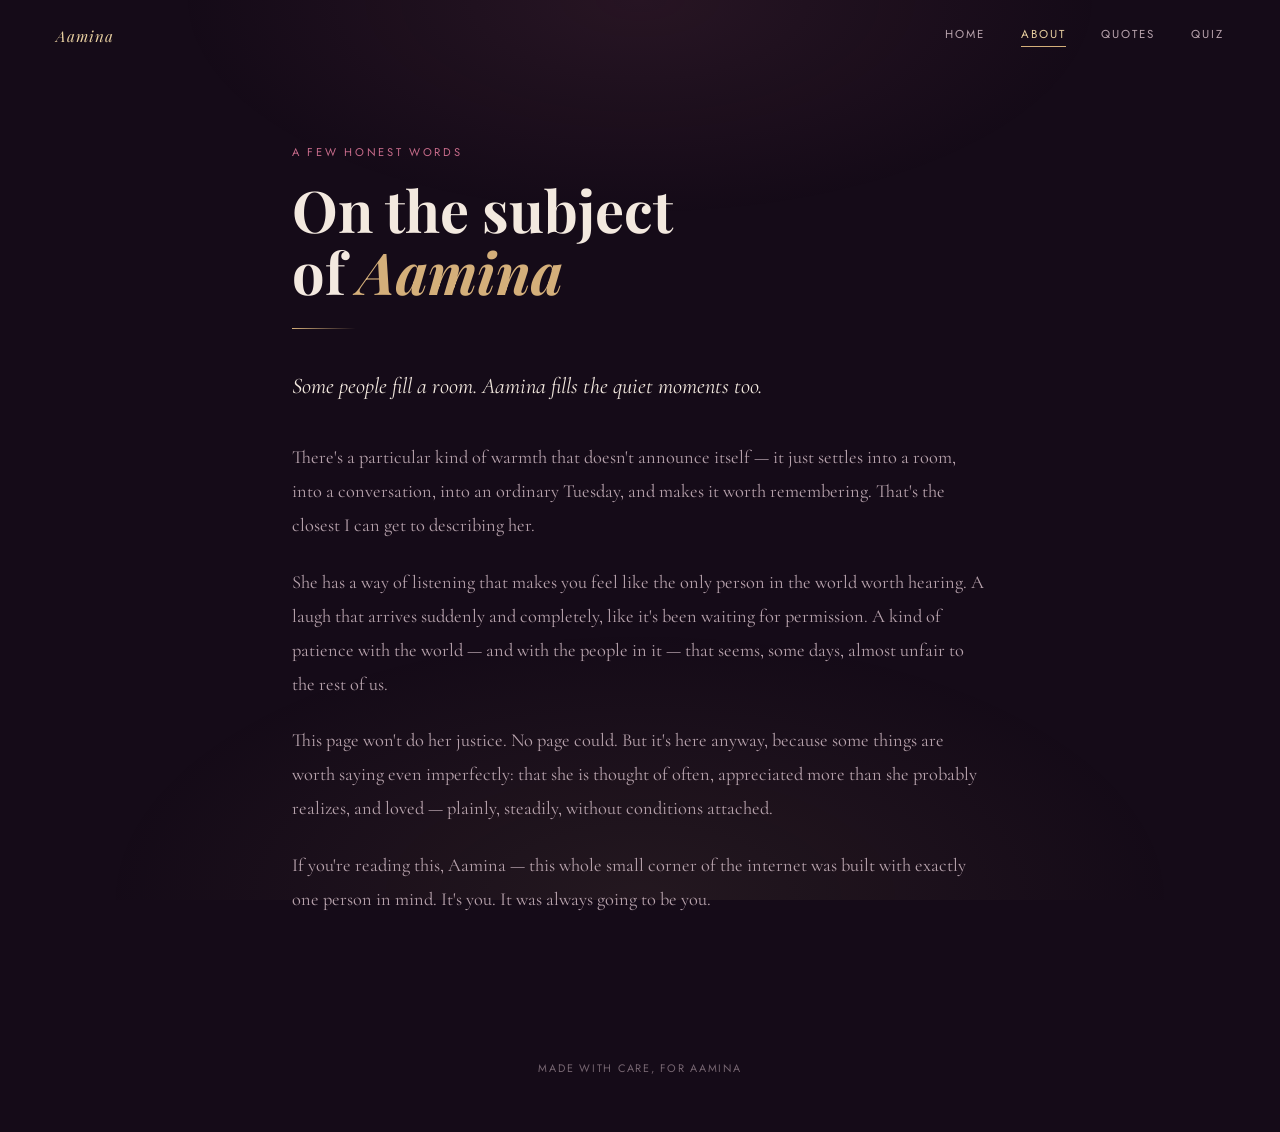
<file: about.html>
<!DOCTYPE html>
<html lang="en">
<head>
<meta charset="UTF-8" />
<meta name="viewport" content="width=device-width, initial-scale=1.0" />
<title>About Aamina</title>
<link rel="preconnect" href="https://fonts.googleapis.com">
<link rel="preconnect" href="https://fonts.gstatic.com" crossorigin>
<link href="https://fonts.googleapis.com/css2?family=Playfair+Display:ital,wght@0,400;0,600;0,700;0,900;1,500;1,600&family=Cormorant+Garamond:ital,wght@0,400;0,500;0,600;1,500&family=Jost:wght@300;400;500&display=swap" rel="stylesheet">
<link rel="stylesheet" href="style.css">
</head>
<body>

<nav class="site-nav">
  <a href="index.html" class="brand">Aamina</a>
  <div class="links">
    <a href="index.html">Home</a>
    <a href="about.html" class="active">About</a>
    <a href="quotes.html">Quotes</a>
    <a href="quiz.html">Quiz</a>
  </div>
</nav>

<main class="page">
  <span class="eyebrow">a few honest words</span>
  <h1 class="page-title">On the subject<br>of <em>Aamina</em></h1>
  <div class="rule"></div>

  <p class="lede">Some people fill a room. Aamina fills the quiet moments too.</p>

  <div class="body-copy">
    <p class="reveal">There's a particular kind of warmth that doesn't announce itself — it just settles into a room, into a conversation, into an ordinary Tuesday, and makes it worth remembering. That's the closest I can get to describing her.</p>

    <p class="reveal">She has a way of listening that makes you feel like the only person in the world worth hearing. A laugh that arrives suddenly and completely, like it's been waiting for permission. A kind of patience with the world — and with the people in it — that seems, some days, almost unfair to the rest of us.</p>

    <p class="reveal">This page won't do her justice. No page could. But it's here anyway, because some things are worth saying even imperfectly: that she is thought of often, appreciated more than she probably realizes, and loved — plainly, steadily, without conditions attached.</p>

    <p class="reveal">If you're reading this, Aamina — this whole small corner of the internet was built with exactly one person in mind. It's you. It was always going to be you.</p>
  </div>
</main>

<footer class="site-footer">made with care, for Aamina</footer>

<script>
  document.querySelectorAll(".reveal").forEach((el, i) => {
    setTimeout(() => el.classList.add("is-visible"), 550 + i * 180);
  });
</script>
</body>
</html>
</file>
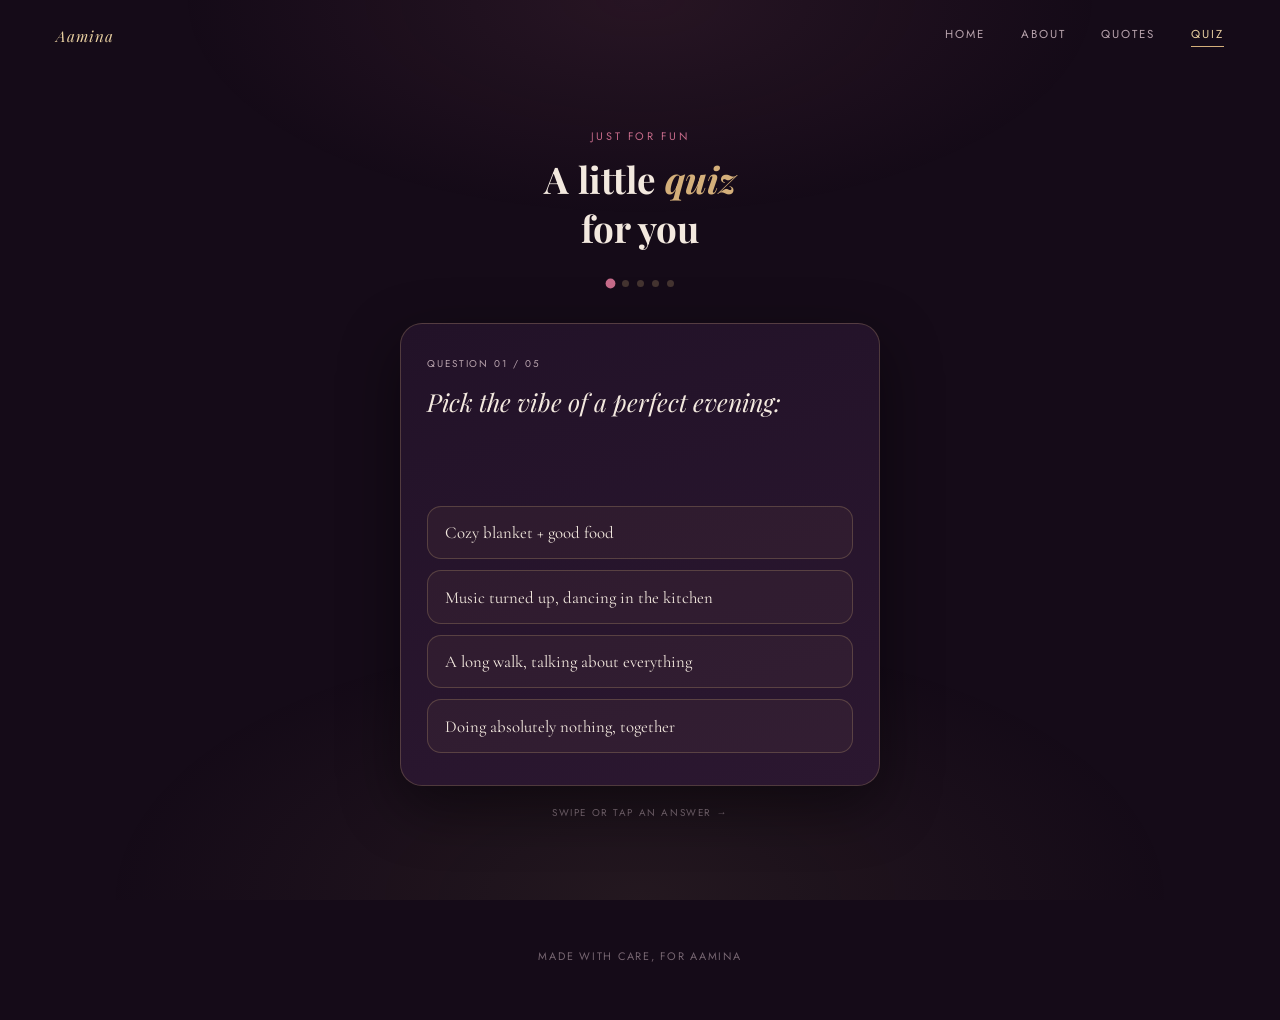
<file: quiz.html>
<!DOCTYPE html>
<html lang="en">
<head>
<meta charset="UTF-8" />
<meta name="viewport" content="width=device-width, initial-scale=1.0, viewport-fit=cover" />
<title>A little quiz — for Aamina</title>
<link rel="preconnect" href="https://fonts.googleapis.com">
<link rel="preconnect" href="https://fonts.gstatic.com" crossorigin>
<link href="https://fonts.googleapis.com/css2?family=Playfair+Display:ital,wght@0,400;0,600;0,700;0,900;1,500;1,600&family=Cormorant+Garamond:ital,wght@0,400;0,500;0,600;1,500&family=Jost:wght@300;400;500&display=swap" rel="stylesheet">
<link rel="stylesheet" href="style.css">
<style>
  .quiz-shell {
    position: relative;
    z-index: 1;
    max-width: 520px;
    margin: 0 auto;
    padding: clamp(6.5rem, 12vw, 8rem) 1.25rem 5rem;
    min-height: 100svh;
    display: flex;
    flex-direction: column;
  }

  .quiz-eyebrow {
    font-family: var(--font-utility);
    font-size: 0.68rem;
    letter-spacing: 0.24em;
    text-transform: uppercase;
    color: var(--accent-rose);
    text-align: center;
    margin-bottom: 0.6rem;
  }

  .quiz-heading {
    font-family: var(--font-display);
    font-weight: 700;
    font-size: clamp(1.7rem, 6vw, 2.3rem);
    text-align: center;
    margin-bottom: 1.8rem;
  }
  .quiz-heading em { color: var(--accent-gold); font-style: italic; }

  /* ---- progress dots ---- */
  .progress {
    display: flex;
    justify-content: center;
    gap: 0.5rem;
    margin-bottom: 2.2rem;
  }
  .progress .dot {
    width: 7px;
    height: 7px;
    border-radius: 50%;
    background: var(--rule);
    transition: background 0.35s ease, transform 0.35s ease;
  }
  .progress .dot.done { background: var(--accent-gold); }
  .progress .dot.current { background: var(--accent-rose); transform: scale(1.4); }

  /* ---- card stage ---- */
  .stage {
    position: relative;
    flex: 1;
    min-height: 340px;
    touch-action: pan-y;
  }

  .card {
    position: absolute;
    inset: 0;
    background: linear-gradient(165deg, var(--bg-panel), var(--bg-panel-soft));
    border: 1px solid var(--rule);
    border-radius: 22px;
    padding: 2rem 1.6rem;
    display: flex;
    flex-direction: column;
    box-shadow: 0 20px 60px rgba(0,0,0,0.45);
    opacity: 0;
    transform: translateX(40px) scale(0.97);
    pointer-events: none;
    transition: opacity 0.5s ease, transform 0.5s cubic-bezier(.22,.61,.36,1);
  }
  .card.active {
    opacity: 1;
    transform: translateX(0) scale(1);
    pointer-events: auto;
  }
  .card.exit-left {
    opacity: 0;
    transform: translateX(-50px) scale(0.97);
  }

  .card .q-label {
    font-family: var(--font-utility);
    font-size: 0.62rem;
    letter-spacing: 0.2em;
    text-transform: uppercase;
    color: var(--text-muted);
    margin-bottom: 0.9rem;
  }

  .card .q-text {
    font-family: var(--font-display);
    font-style: italic;
    font-size: clamp(1.25rem, 5vw, 1.55rem);
    line-height: 1.4;
    color: var(--text-cream);
    margin-bottom: 1.6rem;
  }

  .options {
    display: flex;
    flex-direction: column;
    gap: 0.7rem;
    margin-top: auto;
  }

  .option {
    font-family: var(--font-body);
    font-size: 1.05rem;
    text-align: left;
    color: var(--text-cream);
    background: rgba(212, 175, 122, 0.05);
    border: 1px solid var(--rule);
    border-radius: 14px;
    padding: 0.95rem 1.1rem;
    cursor: pointer;
    transition: border-color 0.25s ease, background 0.25s ease, transform 0.15s ease;
    -webkit-tap-highlight-color: transparent;
  }
  .option:hover { border-color: var(--accent-gold); background: rgba(212, 175, 122, 0.1); }
  .option:active { transform: scale(0.98); }
  .option.picked {
    border-color: var(--accent-gold);
    background: linear-gradient(135deg, rgba(212,175,122,0.22), rgba(199,107,138,0.18));
  }

  .swipe-hint {
    text-align: center;
    font-family: var(--font-utility);
    font-size: 0.62rem;
    letter-spacing: 0.16em;
    text-transform: uppercase;
    color: var(--text-muted);
    opacity: 0.5;
    margin-top: 1.2rem;
  }

  /* ---- result ---- */
  .result {
    position: absolute;
    inset: 0;
    display: flex;
    flex-direction: column;
    align-items: center;
    justify-content: center;
    text-align: center;
    opacity: 0;
    transform: translateY(14px);
    pointer-events: none;
    transition: opacity 0.8s ease, transform 0.8s ease;
  }
  .result.show { opacity: 1; transform: translateY(0); pointer-events: auto; }

  .result .score-ring {
    width: 132px;
    height: 132px;
    border-radius: 50%;
    display: flex;
    align-items: center;
    justify-content: center;
    margin: 0 auto 1.6rem;
    background: conic-gradient(var(--accent-gold) 0turn, var(--accent-gold) var(--score, 1turn), rgba(255,255,255,0.06) var(--score, 1turn));
    position: relative;
  }
  .result .score-ring::before {
    content: "";
    position: absolute;
    inset: 8px;
    border-radius: 50%;
    background: var(--bg-deep);
  }
  .result .score-num {
    position: relative;
    font-family: var(--font-display);
    font-weight: 900;
    font-size: 1.9rem;
    color: var(--accent-gold-soft);
  }

  .result .result-title {
    font-family: var(--font-display);
    font-size: clamp(1.6rem, 6vw, 2.1rem);
    color: var(--text-cream);
    margin-bottom: 0.8rem;
  }
  .result .result-title em { color: var(--accent-rose); font-style: italic; }

  .result .result-copy {
    font-size: 1.1rem;
    line-height: 1.7;
    color: var(--text-muted);
    max-width: 380px;
    margin-bottom: 2rem;
  }

  /* confetti canvas layer */
  #confetti-canvas {
    position: fixed;
    inset: 0;
    z-index: 0;
    pointer-events: none;
  }

  @media (prefers-reduced-motion: reduce) {
    .card, .result { transition: none; }
  }
</style>
</head>
<body>

<canvas id="confetti-canvas" aria-hidden="true"></canvas>

<nav class="site-nav">
  <a href="index.html" class="brand">Aamina</a>
  <div class="links">
    <a href="index.html">Home</a>
    <a href="about.html">About</a>
    <a href="quotes.html">Quotes</a>
    <a href="quiz.html" class="active">Quiz</a>
  </div>
</nav>

<main class="quiz-shell">
  <div class="quiz-eyebrow">just for fun</div>
  <h1 class="quiz-heading">A little <em>quiz</em><br>for you</h1>

  <div class="progress" id="progress"></div>

  <div class="stage" id="stage">
    <!-- cards injected by JS -->
    <div class="result" id="result">
      <div class="score-ring" id="scoreRing"><span class="score-num" id="scoreNum">100%</span></div>
      <div class="result-title">Verdict: <em>utterly wonderful</em></div>
      <p class="result-copy" id="resultCopy"></p>
      <a class="btn primary" href="about.html" style="display:inline-block;">Read her story →</a>
    </div>
  </div>

  <div class="swipe-hint" id="swipeHint">swipe or tap an answer →</div>
</main>

<footer class="site-footer">made with care, for Aamina</footer>

<script>
(function () {
  const QUESTIONS = [
    {
      label: "Question 01",
      text: "Pick the vibe of a perfect evening:",
      options: ["Cozy blanket + good food", "Music turned up, dancing in the kitchen", "A long walk, talking about everything", "Doing absolutely nothing, together"]
    },
    {
      label: "Question 02",
      text: "Best kind of surprise?",
      options: ["A handwritten note", "Your favorite snack, just because", "An unplanned adventure", "Someone remembering the small stuff"]
    },
    {
      label: "Question 03",
      text: "How do you like to be appreciated?",
      options: ["Words, said plainly", "Time, given fully", "Little thoughtful gestures", "All of it, honestly"]
    },
    {
      label: "Question 04",
      text: "Pick a season that feels like you:",
      options: ["Golden autumn light", "Bright, warm summer", "Quiet, snowy winter", "Fresh spring mornings"]
    },
    {
      label: "Question 05",
      text: "Last one — what matters most?",
      options: ["Being understood", "Being laughed with", "Being chosen, again and again", "All three, always"]
    }
  ];

  const stage = document.getElementById("stage");
  const progressEl = document.getElementById("progress");
  const resultEl = document.getElementById("result");
  const swipeHint = document.getElementById("swipeHint");
  const resultCopy = document.getElementById("resultCopy");
  const scoreRing = document.getElementById("scoreRing");

  let current = 0;
  const cards = [];

  // build progress dots
  QUESTIONS.forEach((_, i) => {
    const d = document.createElement("div");
    d.className = "dot" + (i === 0 ? " current" : "");
    progressEl.appendChild(d);
  });

  // build cards
  QUESTIONS.forEach((q, i) => {
    const card = document.createElement("div");
    card.className = "card" + (i === 0 ? " active" : "");
    card.innerHTML = `
      <div class="q-label">${q.label} / ${String(QUESTIONS.length).padStart(2, "0")}</div>
      <div class="q-text">${q.text}</div>
      <div class="options">
        ${q.options.map((o, oi) => `<button type="button" class="option" data-idx="${oi}">${o}</button>`).join("")}
      </div>
    `;
    stage.insertBefore(card, resultEl);
    cards.push(card);

    card.querySelectorAll(".option").forEach(btn => {
      btn.addEventListener("click", () => selectOption(card, btn, i));
    });

    // basic touch swipe support
    let startX = null;
    card.addEventListener("touchstart", e => { startX = e.touches[0].clientX; }, { passive: true });
    card.addEventListener("touchend", e => {
      if (startX === null) return;
      const dx = e.changedTouches[0].clientX - startX;
      if (Math.abs(dx) > 60 && card.querySelector(".option.picked")) {
        advance(i);
      }
      startX = null;
    }, { passive: true });
  });

  function selectOption(card, btn, idx) {
    card.querySelectorAll(".option").forEach(o => o.classList.remove("picked"));
    btn.classList.add("picked");
    setTimeout(() => advance(idx), 380);
  }

  function advance(idx) {
    const dots = progressEl.querySelectorAll(".dot");
    dots[idx].classList.remove("current");
    dots[idx].classList.add("done");

    cards[idx].classList.add("exit-left");
    cards[idx].classList.remove("active");

    if (idx + 1 < cards.length) {
      dots[idx + 1].classList.add("current");
      cards[idx + 1].classList.add("active");
      current = idx + 1;
    } else {
      swipeHint.style.display = "none";
      showResult();
    }
  }

  function showResult() {
    const messages = [
      "Every answer just confirmed it: you know exactly what you value, and you're not shy about it. That's rare — and it's one of the most attractive things about you.",
      "Turns out the quiz was never really about scoring anything. It was just an excuse to say this: you make ordinary things feel a little more golden.",
      "There's no wrong answer here, because the real point was always you — however you showed up to it."
    ];
    resultCopy.textContent = messages[Math.floor(Math.random() * messages.length)];
    resultEl.classList.add("show");
    scoreRing.style.setProperty("--score", "1turn");
    launchConfetti();
  }

  /* ---------- lightweight confetti burst ---------- */
  function launchConfetti() {
    const canvas = document.getElementById("confetti-canvas");
    if (!canvas || window.matchMedia("(prefers-reduced-motion: reduce)").matches) return;
    const ctx = canvas.getContext("2d");
    const dpr = Math.min(window.devicePixelRatio || 1, 2);
    function resize() {
      canvas.width = window.innerWidth * dpr;
      canvas.height = window.innerHeight * dpr;
      canvas.style.width = window.innerWidth + "px";
      canvas.style.height = window.innerHeight + "px";
      ctx.setTransform(dpr, 0, 0, dpr, 0, 0);
    }
    resize();
    window.addEventListener("resize", resize);

    const colors = ["#d4af7a", "#e8cfa0", "#c76b8a", "#f3e9df"];
    const count = window.innerWidth < 640 ? 70 : 130;
    const particles = Array.from({ length: count }, () => ({
      x: window.innerWidth / 2 + (Math.random() - 0.5) * 60,
      y: window.innerHeight * 0.32,
      vx: (Math.random() - 0.5) * 9,
      vy: -Math.random() * 9 - 3,
      size: 3 + Math.random() * 4,
      color: colors[Math.floor(Math.random() * colors.length)],
      rot: Math.random() * Math.PI,
      vr: (Math.random() - 0.5) * 0.3,
      life: 1
    }));

    let raf;
    const gravity = 0.22;
    function tick() {
      ctx.clearRect(0, 0, window.innerWidth, window.innerHeight);
      let alive = false;
      particles.forEach(p => {
        p.vy += gravity;
        p.x += p.vx;
        p.y += p.vy;
        p.rot += p.vr;
        p.life -= 0.006;
        if (p.life > 0) {
          alive = true;
          ctx.save();
          ctx.globalAlpha = Math.max(p.life, 0);
          ctx.translate(p.x, p.y);
          ctx.rotate(p.rot);
          ctx.fillStyle = p.color;
          ctx.fillRect(-p.size / 2, -p.size / 2, p.size, p.size * 0.6);
          ctx.restore();
        }
      });
      if (alive) raf = requestAnimationFrame(tick);
      else ctx.clearRect(0, 0, window.innerWidth, window.innerHeight);
    }
    tick();
  }
})();
</script>
</body>
</html>
</file>
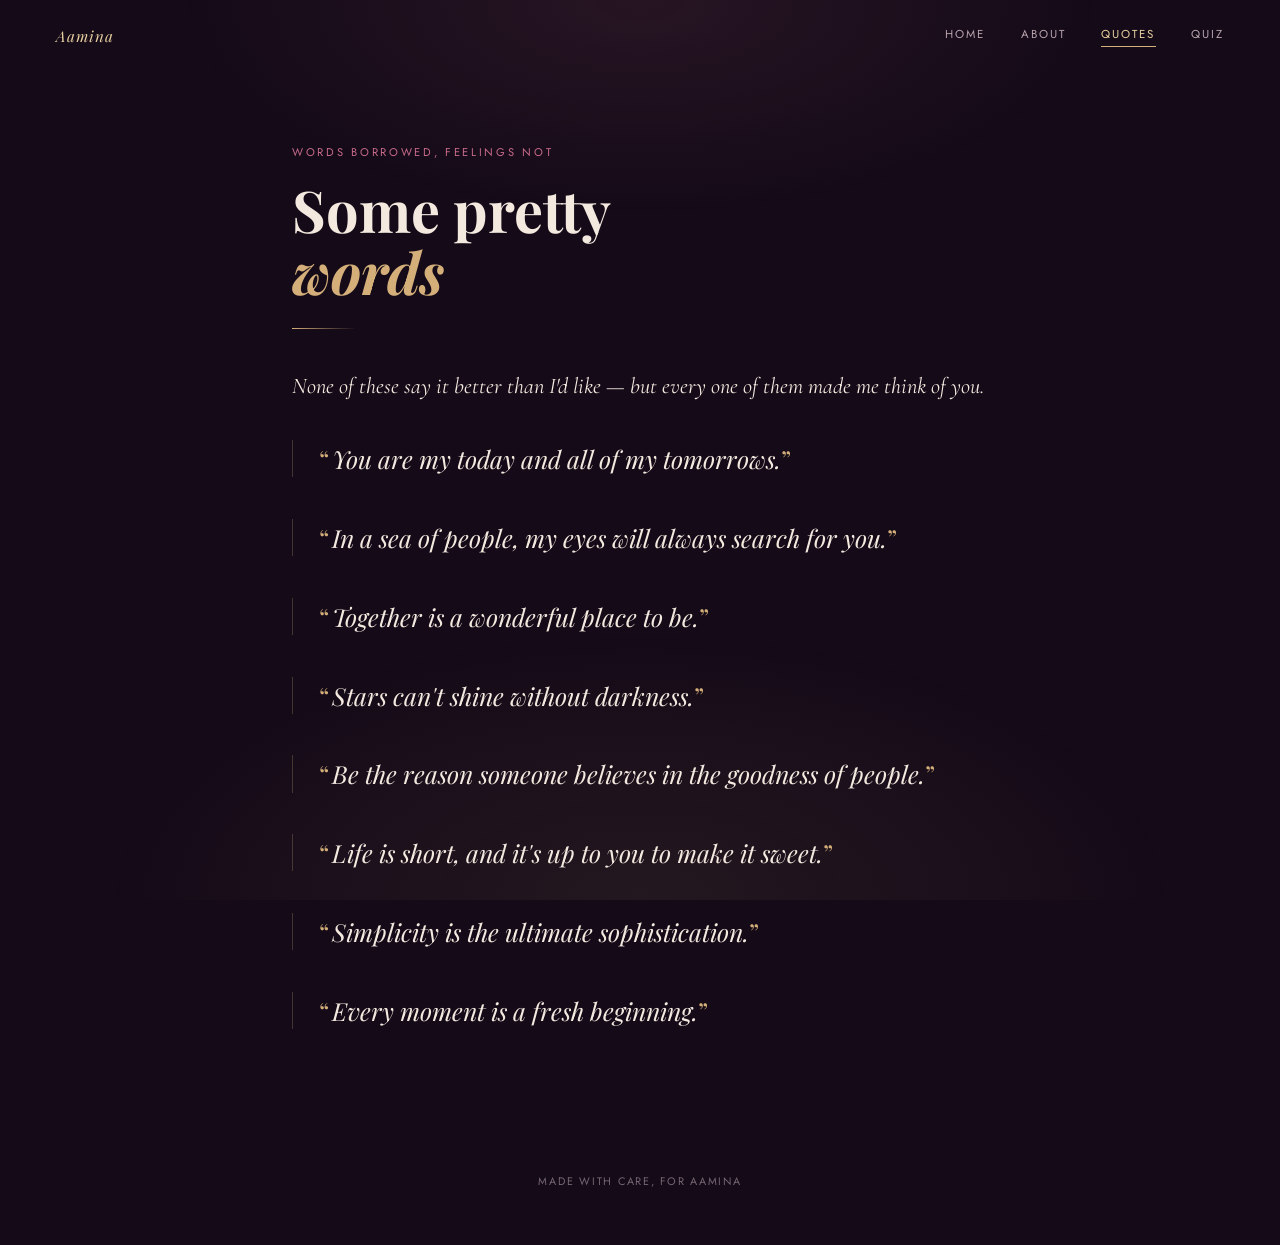
<file: quotes.html>
<!DOCTYPE html>
<html lang="en">
<head>
<meta charset="UTF-8" />
<meta name="viewport" content="width=device-width, initial-scale=1.0" />
<title>Quotes for Aamina</title>
<link rel="preconnect" href="https://fonts.googleapis.com">
<link rel="preconnect" href="https://fonts.gstatic.com" crossorigin>
<link href="https://fonts.googleapis.com/css2?family=Playfair+Display:ital,wght@0,400;0,600;0,700;0,900;1,500;1,600&family=Cormorant+Garamond:ital,wght@0,400;0,500;0,600;1,500&family=Jost:wght@300;400;500&display=swap" rel="stylesheet">
<link rel="stylesheet" href="style.css">
</head>
<body>

<nav class="site-nav">
  <a href="index.html" class="brand">Aamina</a>
  <div class="links">
    <a href="index.html">Home</a>
    <a href="about.html">About</a>
    <a href="quotes.html" class="active">Quotes</a>
    <a href="quiz.html">Quiz</a>
  </div>
</nav>

<main class="page">
  <span class="eyebrow">words borrowed, feelings not</span>
  <h1 class="page-title">Some pretty<br><em>words</em></h1>
  <div class="rule"></div>
  <p class="lede">None of these say it better than I'd like — but every one of them made me think of you.</p>

  <ul class="quote-list">
    <li class="quote-item reveal">
      <blockquote><span class="quote-mark">&ldquo;</span>You are my today and all of my tomorrows.<span class="quote-mark">&rdquo;</span></blockquote>
    </li>
    <li class="quote-item reveal">
      <blockquote><span class="quote-mark">&ldquo;</span>In a sea of people, my eyes will always search for you.<span class="quote-mark">&rdquo;</span></blockquote>
    </li>
    <li class="quote-item reveal">
      <blockquote><span class="quote-mark">&ldquo;</span>Together is a wonderful place to be.<span class="quote-mark">&rdquo;</span></blockquote>
    </li>
    <li class="quote-item reveal">
      <blockquote><span class="quote-mark">&ldquo;</span>Stars can't shine without darkness.<span class="quote-mark">&rdquo;</span></blockquote>
    </li>
    <li class="quote-item reveal">
      <blockquote><span class="quote-mark">&ldquo;</span>Be the reason someone believes in the goodness of people.<span class="quote-mark">&rdquo;</span></blockquote>
    </li>
    <li class="quote-item reveal">
      <blockquote><span class="quote-mark">&ldquo;</span>Life is short, and it's up to you to make it sweet.<span class="quote-mark">&rdquo;</span></blockquote>
    </li>
    <li class="quote-item reveal">
      <blockquote><span class="quote-mark">&ldquo;</span>Simplicity is the ultimate sophistication.<span class="quote-mark">&rdquo;</span></blockquote>
    </li>
    <li class="quote-item reveal">
      <blockquote><span class="quote-mark">&ldquo;</span>Every moment is a fresh beginning.<span class="quote-mark">&rdquo;</span></blockquote>
    </li>
  </ul>
</main>

<footer class="site-footer">made with care, for Aamina</footer>

<script>
  document.querySelectorAll(".reveal").forEach((el, i) => {
    setTimeout(() => el.classList.add("is-visible"), 500 + i * 150);
  });
</script>
</body>
</html>
</file>
<file: style.css>
/* ===================================================================
   For Aamina — shared design tokens
   Palette: midnight plum + candlelight gold + dusk rose
=================================================================== */

:root {
  --bg-deep: #150b18;
  --bg-panel: #221228;
  --bg-panel-soft: #2b1730;
  --accent-gold: #d4af7a;
  --accent-gold-soft: #e8cfa0;
  --accent-rose: #c76b8a;
  --text-cream: #f3e9df;
  --text-muted: #b8a3ad;
  --rule: rgba(212, 175, 122, 0.25);

  --font-display: "Playfair Display", "Iowan Old Style", serif;
  --font-body: "Cormorant Garamond", "Georgia", serif;
  --font-utility: "Jost", "Helvetica Neue", sans-serif;
}

* {
  margin: 0;
  padding: 0;
  box-sizing: border-box;
}

html {
  scroll-behavior: smooth;
}

body {
  background: var(--bg-deep);
  color: var(--text-cream);
  font-family: var(--font-body);
  min-height: 100vh;
  overflow-x: hidden;
  position: relative;
}

/* subtle vignette + grain-ish glow backdrop, shared by all pages */
body::before {
  content: "";
  position: fixed;
  inset: 0;
  z-index: 0;
  pointer-events: none;
  background:
    radial-gradient(ellipse 60% 40% at 50% 0%, rgba(199, 107, 138, 0.10), transparent 60%),
    radial-gradient(ellipse 70% 50% at 50% 100%, rgba(212, 175, 122, 0.08), transparent 60%);
}

a {
  color: inherit;
  text-decoration: none;
}

/* ---------- Nav ---------- */
.site-nav {
  position: fixed;
  top: 0;
  left: 0;
  right: 0;
  z-index: 40;
  display: flex;
  align-items: center;
  justify-content: space-between;
  padding: 1.6rem clamp(1.25rem, 5vw, 3.5rem);
  font-family: var(--font-utility);
  font-size: 0.72rem;
  letter-spacing: 0.18em;
  text-transform: uppercase;
  mix-blend-mode: normal;
}

.site-nav .brand {
  color: var(--accent-gold-soft);
  font-family: var(--font-display);
  font-size: 0.95rem;
  letter-spacing: 0.06em;
  text-transform: none;
  font-style: italic;
}

.site-nav .links {
  display: flex;
  gap: clamp(1rem, 3vw, 2.2rem);
}

.site-nav .links a {
  color: var(--text-muted);
  position: relative;
  padding-bottom: 0.35rem;
  transition: color 0.35s ease;
}

.site-nav .links a::after {
  content: "";
  position: absolute;
  left: 0;
  bottom: 0;
  width: 0%;
  height: 1px;
  background: var(--accent-gold);
  transition: width 0.35s ease;
}

.site-nav .links a:hover,
.site-nav .links a.active {
  color: var(--accent-gold-soft);
}

.site-nav .links a:hover::after,
.site-nav .links a.active::after {
  width: 100%;
}

/* ---------- Generic page shell (About / Quotes) ---------- */
.page {
  position: relative;
  z-index: 1;
  max-width: 760px;
  margin: 0 auto;
  padding: clamp(7rem, 14vw, 9rem) clamp(1.5rem, 6vw, 2rem) 6rem;
}

.eyebrow {
  font-family: var(--font-utility);
  font-size: 0.7rem;
  letter-spacing: 0.24em;
  text-transform: uppercase;
  color: var(--accent-rose);
  display: block;
  margin-bottom: 1.1rem;
  opacity: 0;
  animation: rise 0.9s ease forwards;
  animation-delay: 0.1s;
}

h1.page-title {
  font-family: var(--font-display);
  font-weight: 700;
  font-size: clamp(2.4rem, 6vw, 3.6rem);
  line-height: 1.08;
  color: var(--text-cream);
  margin-bottom: 1.6rem;
  opacity: 0;
  animation: rise 0.9s ease forwards;
  animation-delay: 0.22s;
}

h1.page-title em {
  color: var(--accent-gold);
  font-style: italic;
}

.rule {
  width: 64px;
  height: 1px;
  background: linear-gradient(90deg, var(--accent-gold), transparent);
  margin: 0 0 2.4rem;
  opacity: 0;
  animation: rise 0.9s ease forwards;
  animation-delay: 0.34s;
}

.lede {
  font-size: clamp(1.15rem, 2.4vw, 1.4rem);
  line-height: 1.7;
  color: var(--text-cream);
  font-style: italic;
  margin-bottom: 2.2rem;
  opacity: 0;
  animation: rise 0.9s ease forwards;
  animation-delay: 0.46s;
}

.body-copy p {
  font-size: 1.15rem;
  line-height: 1.85;
  color: var(--text-muted);
  margin-bottom: 1.4rem;
}

.body-copy p:last-child {
  margin-bottom: 0;
}

.reveal {
  opacity: 0;
  transform: translateY(18px);
  transition: opacity 0.9s ease, transform 0.9s ease;
}

.reveal.is-visible {
  opacity: 1;
  transform: translateY(0);
}

@keyframes rise {
  from { opacity: 0; transform: translateY(14px); }
  to { opacity: 1; transform: translateY(0); }
}

/* ---------- Footer ---------- */
.site-footer {
  position: relative;
  z-index: 1;
  text-align: center;
  padding: 3rem 1.5rem 3.5rem;
  font-family: var(--font-utility);
  font-size: 0.68rem;
  letter-spacing: 0.16em;
  text-transform: uppercase;
  color: var(--text-muted);
  opacity: 0.6;
}

/* ---------- Quotes page ---------- */
.quote-list {
  list-style: none;
  display: flex;
  flex-direction: column;
  gap: 2.6rem;
}

.quote-item {
  position: relative;
  padding-left: 1.6rem;
  border-left: 1px solid var(--rule);
}

.quote-item blockquote {
  font-family: var(--font-display);
  font-style: italic;
  font-size: clamp(1.25rem, 2.6vw, 1.55rem);
  line-height: 1.5;
  color: var(--text-cream);
}

.quote-item .quote-mark {
  color: var(--accent-gold);
  font-family: var(--font-display);
  font-style: normal;
  margin-right: 0.15em;
}

/* ---------- Reduced motion ---------- */
@media (prefers-reduced-motion: reduce) {
  .eyebrow, h1.page-title, .rule, .lede {
    animation: none;
    opacity: 1;
    transform: none;
  }
  .reveal {
    opacity: 1;
    transform: none;
    transition: none;
  }
}

@media (max-width: 640px) {
  .site-nav .brand { font-size: 0.85rem; }
  .site-nav .links { gap: 1rem; font-size: 0.62rem; }
}

@media (max-width: 480px) {
  .site-nav { padding: 1.2rem 0.9rem; }
  .site-nav .links { gap: 0.7rem; font-size: 0.56rem; letter-spacing: 0.12em; }
  .site-nav .brand { font-size: 0.78rem; }
  .page { padding: 6.5rem 1.25rem 4rem; }
  .lede { font-size: 1.08rem; }
  .body-copy p { font-size: 1.02rem; line-height: 1.75; }
  .quote-item blockquote { font-size: 1.12rem; }
  .quote-list { gap: 2rem; }
  h1.page-title { font-size: clamp(2rem, 9vw, 2.6rem); }
}
</file>
